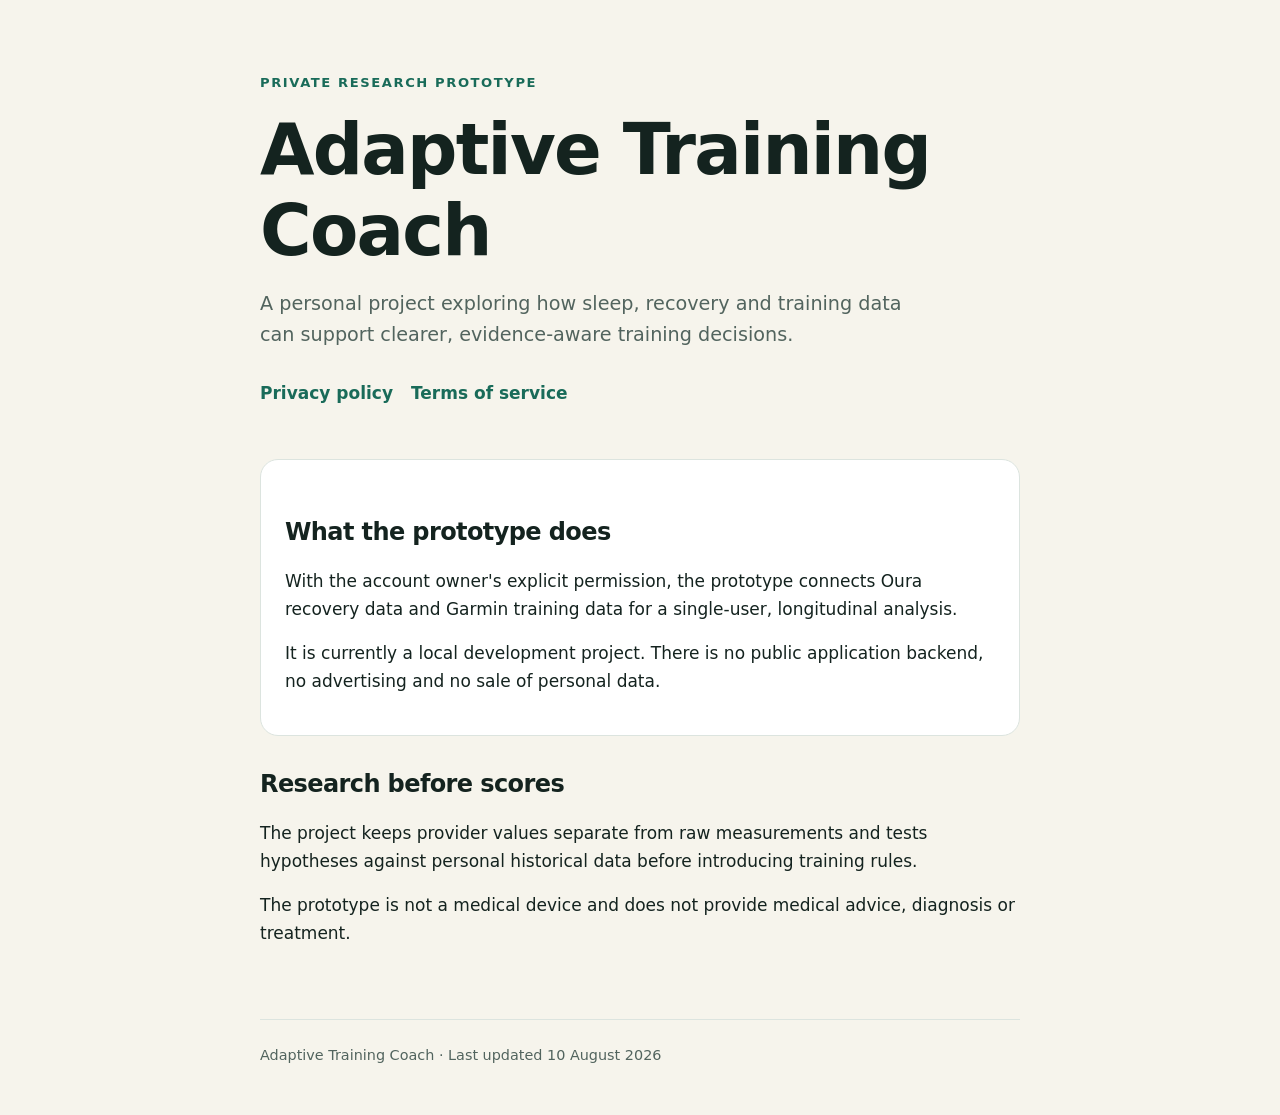
<file: index.html>
<!doctype html>
<html lang="en">
<head>
  <meta charset="utf-8">
  <meta name="viewport" content="width=device-width, initial-scale=1">
  <meta name="description" content="Adaptive Training Coach – a private research prototype for recovery-aware training insights.">
  <title>Adaptive Training Coach</title>
  <link rel="stylesheet" href="styles.css">
</head>
<body>
  <header>
    <p class="eyebrow">Private research prototype</p>
    <h1>Adaptive Training Coach</h1>
    <p class="lead">A personal project exploring how sleep, recovery and training data can support clearer, evidence-aware training decisions.</p>
    <nav aria-label="Legal information">
      <a href="privacy.html">Privacy policy</a>
      <a href="terms.html">Terms of service</a>
    </nav>
  </header>
  <main>
    <section class="card">
      <h2>What the prototype does</h2>
      <p>With the account owner's explicit permission, the prototype connects Oura recovery data and Garmin training data for a single-user, longitudinal analysis.</p>
      <p>It is currently a local development project. There is no public application backend, no advertising and no sale of personal data.</p>
    </section>
    <section>
      <h2>Research before scores</h2>
      <p>The project keeps provider values separate from raw measurements and tests hypotheses against personal historical data before introducing training rules.</p>
      <p>The prototype is not a medical device and does not provide medical advice, diagnosis or treatment.</p>
    </section>
  </main>
  <footer>Adaptive Training Coach · Last updated 10 August 2026</footer>
</body>
</html>
</file>
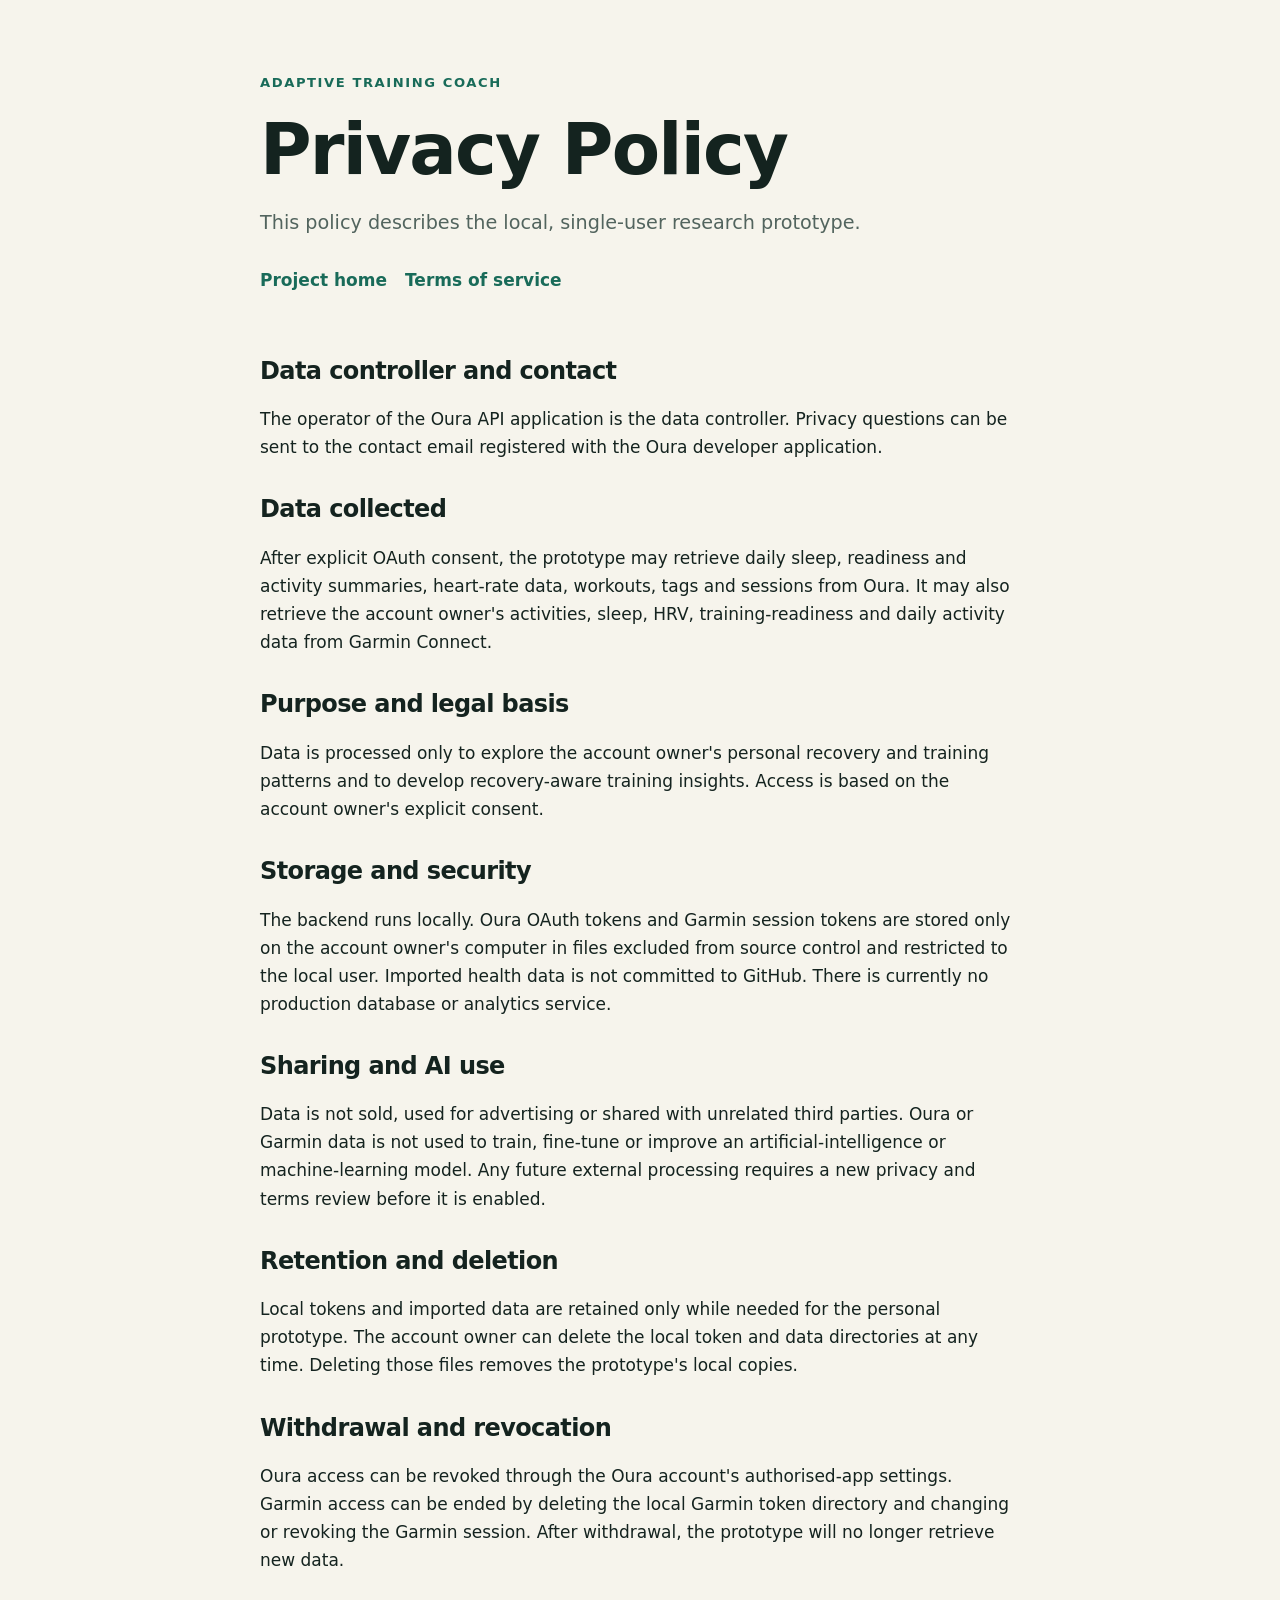
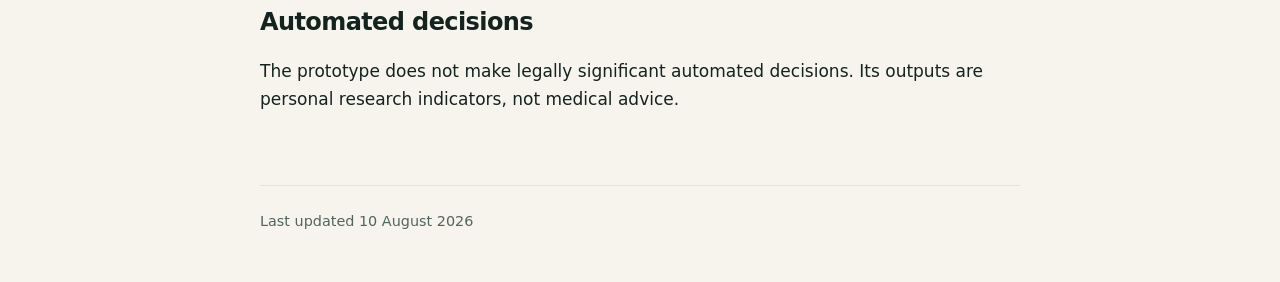
<file: privacy.html>
<!doctype html>
<html lang="en">
<head>
  <meta charset="utf-8">
  <meta name="viewport" content="width=device-width, initial-scale=1">
  <title>Privacy Policy · Adaptive Training Coach</title>
  <link rel="stylesheet" href="styles.css">
</head>
<body>
  <header>
    <p class="eyebrow">Adaptive Training Coach</p>
    <h1>Privacy Policy</h1>
    <p class="lead">This policy describes the local, single-user research prototype.</p>
    <nav><a href="index.html">Project home</a><a href="terms.html">Terms of service</a></nav>
  </header>
  <main>
    <h2>Data controller and contact</h2>
    <p>The operator of the Oura API application is the data controller. Privacy questions can be sent to the contact email registered with the Oura developer application.</p>

    <h2>Data collected</h2>
    <p>After explicit OAuth consent, the prototype may retrieve daily sleep, readiness and activity summaries, heart-rate data, workouts, tags and sessions from Oura. It may also retrieve the account owner's activities, sleep, HRV, training-readiness and daily activity data from Garmin Connect.</p>

    <h2>Purpose and legal basis</h2>
    <p>Data is processed only to explore the account owner's personal recovery and training patterns and to develop recovery-aware training insights. Access is based on the account owner's explicit consent.</p>

    <h2>Storage and security</h2>
    <p>The backend runs locally. Oura OAuth tokens and Garmin session tokens are stored only on the account owner's computer in files excluded from source control and restricted to the local user. Imported health data is not committed to GitHub. There is currently no production database or analytics service.</p>

    <h2>Sharing and AI use</h2>
    <p>Data is not sold, used for advertising or shared with unrelated third parties. Oura or Garmin data is not used to train, fine-tune or improve an artificial-intelligence or machine-learning model. Any future external processing requires a new privacy and terms review before it is enabled.</p>

    <h2>Retention and deletion</h2>
    <p>Local tokens and imported data are retained only while needed for the personal prototype. The account owner can delete the local token and data directories at any time. Deleting those files removes the prototype's local copies.</p>

    <h2>Withdrawal and revocation</h2>
    <p>Oura access can be revoked through the Oura account's authorised-app settings. Garmin access can be ended by deleting the local Garmin token directory and changing or revoking the Garmin session. After withdrawal, the prototype will no longer retrieve new data.</p>

    <h2>Automated decisions</h2>
    <p>The prototype does not make legally significant automated decisions. Its outputs are personal research indicators, not medical advice.</p>
  </main>
  <footer>Last updated 10 August 2026</footer>
</body>
</html>
</file>
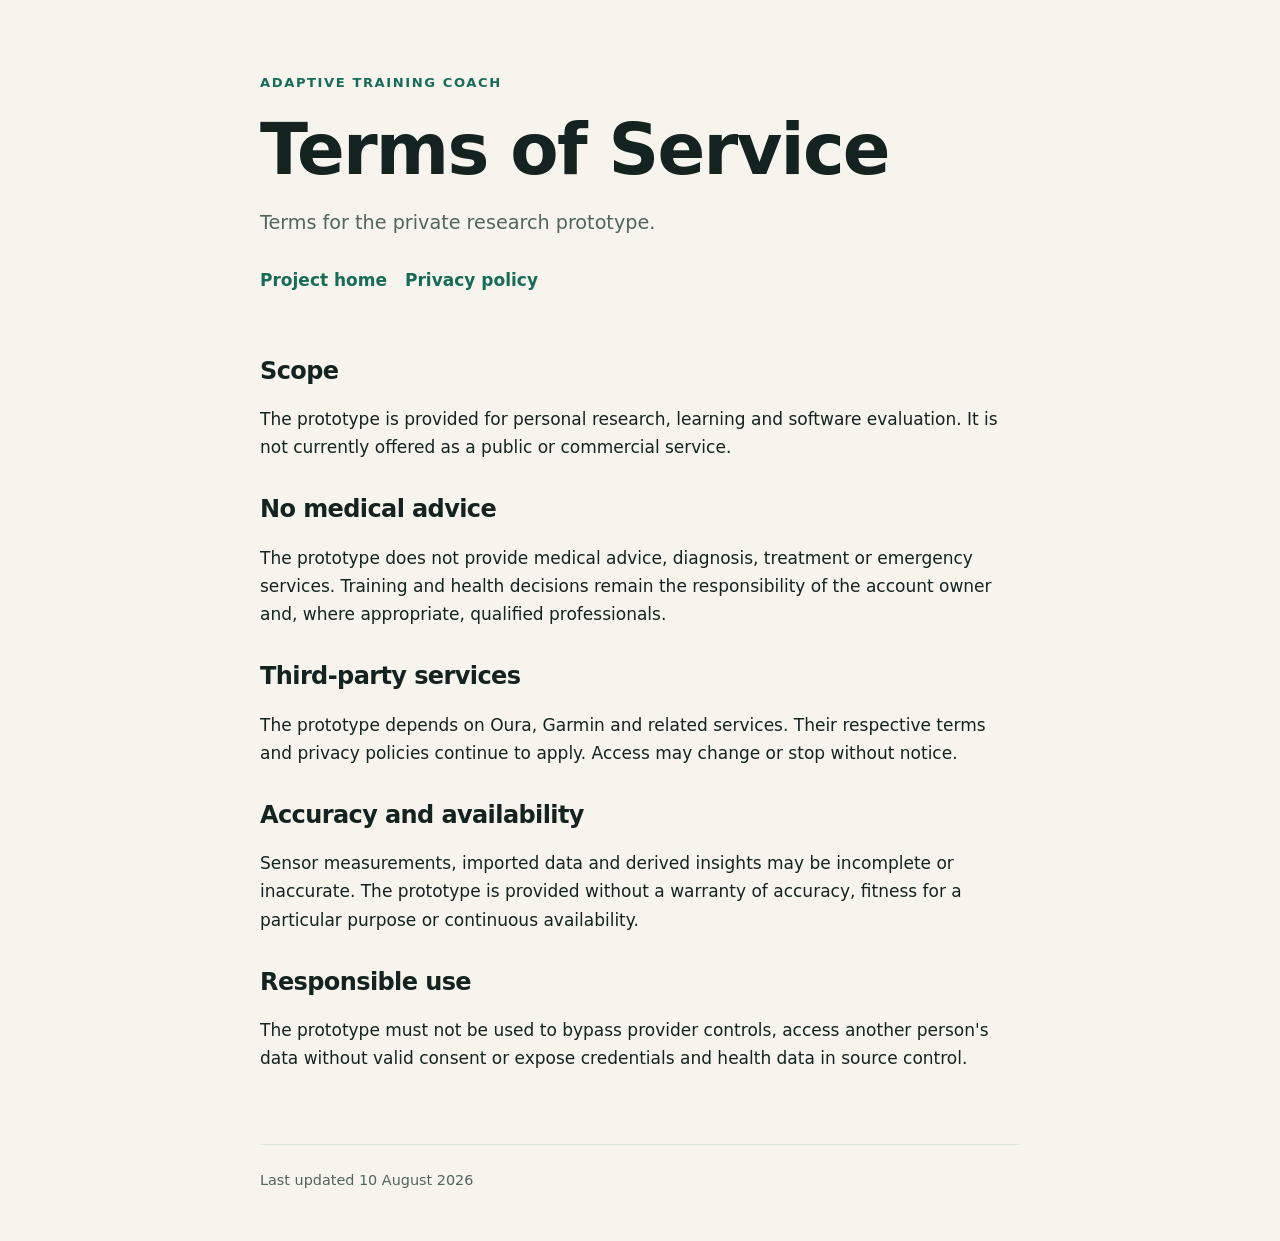
<file: terms.html>
<!doctype html>
<html lang="en">
<head>
  <meta charset="utf-8">
  <meta name="viewport" content="width=device-width, initial-scale=1">
  <title>Terms of Service · Adaptive Training Coach</title>
  <link rel="stylesheet" href="styles.css">
</head>
<body>
  <header>
    <p class="eyebrow">Adaptive Training Coach</p>
    <h1>Terms of Service</h1>
    <p class="lead">Terms for the private research prototype.</p>
    <nav><a href="index.html">Project home</a><a href="privacy.html">Privacy policy</a></nav>
  </header>
  <main>
    <h2>Scope</h2>
    <p>The prototype is provided for personal research, learning and software evaluation. It is not currently offered as a public or commercial service.</p>

    <h2>No medical advice</h2>
    <p>The prototype does not provide medical advice, diagnosis, treatment or emergency services. Training and health decisions remain the responsibility of the account owner and, where appropriate, qualified professionals.</p>

    <h2>Third-party services</h2>
    <p>The prototype depends on Oura, Garmin and related services. Their respective terms and privacy policies continue to apply. Access may change or stop without notice.</p>

    <h2>Accuracy and availability</h2>
    <p>Sensor measurements, imported data and derived insights may be incomplete or inaccurate. The prototype is provided without a warranty of accuracy, fitness for a particular purpose or continuous availability.</p>

    <h2>Responsible use</h2>
    <p>The prototype must not be used to bypass provider controls, access another person's data without valid consent or expose credentials and health data in source control.</p>
  </main>
  <footer>Last updated 10 August 2026</footer>
</body>
</html>
</file>
<file: styles.css>
:root {
  color-scheme: light;
  --ink: #14231f;
  --muted: #52645e;
  --paper: #f6f4ec;
  --card: #ffffff;
  --accent: #196b59;
  --line: #dce4df;
}

* { box-sizing: border-box; }

body {
  margin: 0;
  background: var(--paper);
  color: var(--ink);
  font: 17px/1.65 system-ui, -apple-system, BlinkMacSystemFont, "Segoe UI", sans-serif;
}

header, main, footer {
  width: min(760px, calc(100% - 40px));
  margin-inline: auto;
}

header { padding: 72px 0 28px; }
main { padding-bottom: 56px; }
footer {
  border-top: 1px solid var(--line);
  padding: 24px 0 48px;
  color: var(--muted);
  font-size: 0.9rem;
}

h1, h2 { line-height: 1.15; letter-spacing: -0.025em; }
h1 { margin: 0 0 16px; font-size: clamp(2.4rem, 8vw, 4.4rem); }
h2 { margin-top: 2.2rem; font-size: 1.5rem; }
p { margin: 0 0 1rem; }
a { color: var(--accent); }

.eyebrow {
  color: var(--accent);
  font-size: 0.82rem;
  font-weight: 750;
  letter-spacing: 0.12em;
  text-transform: uppercase;
}

.lead { max-width: 650px; color: var(--muted); font-size: 1.2rem; }
.card {
  background: var(--card);
  border: 1px solid var(--line);
  border-radius: 18px;
  margin: 24px 0;
  padding: 24px;
}

nav { display: flex; flex-wrap: wrap; gap: 18px; margin-top: 28px; }
nav a { font-weight: 650; text-decoration: none; }
ul { padding-left: 1.25rem; }
</file>
